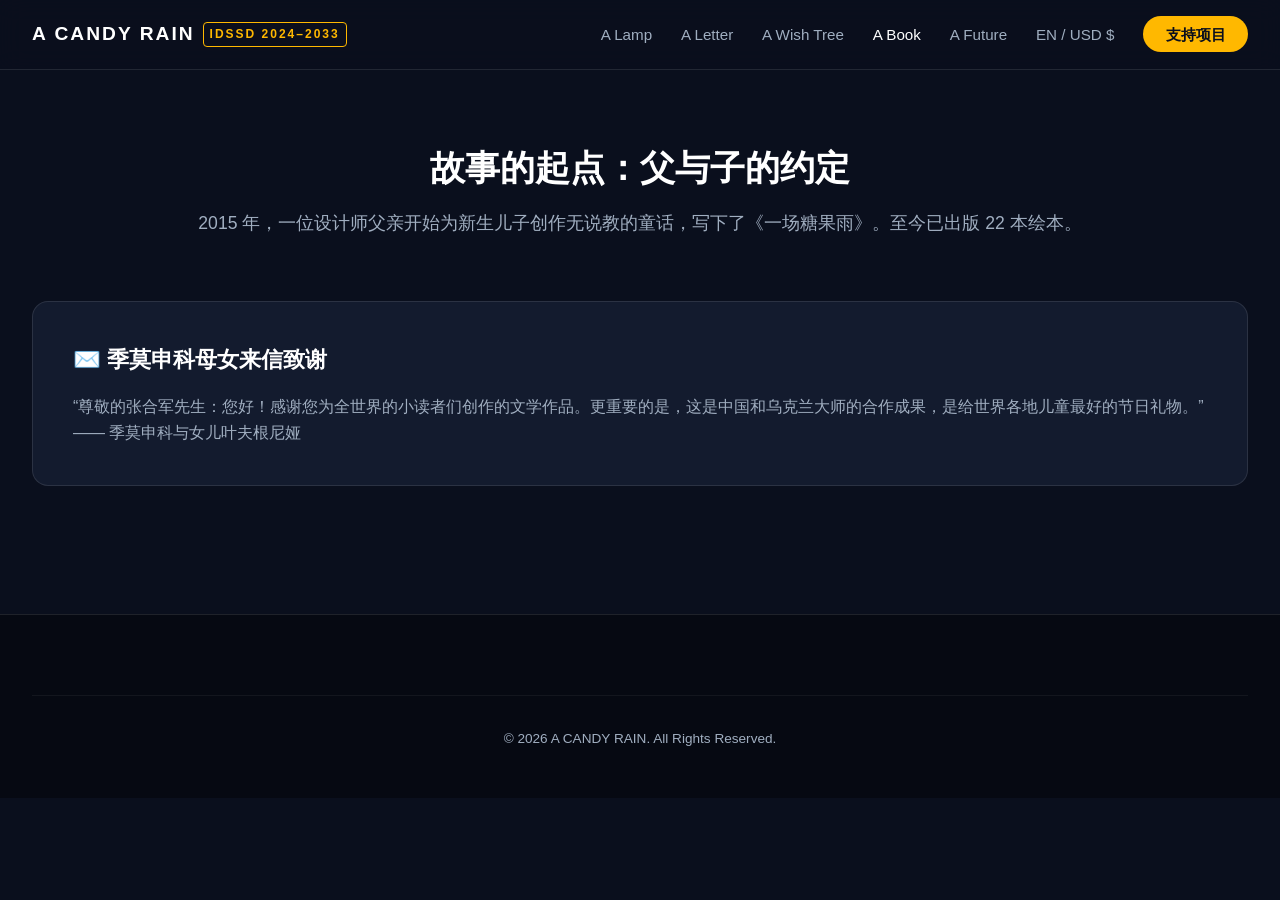
<file: zh/book.html>
<!DOCTYPE html>
<html lang="zh-CN">
<head>
    <meta charset="UTF-8">
    <meta name="viewport" content="width=device-width, initial-scale=1.0">
    <title>A Book · 绘本源起 | A CANDY RAIN</title>
    <link rel="stylesheet" href="../assets/css/style.css">
</head>
<body>
    <header>
        <div class="nav-container">
            <a href="index.html" class="brand-logo">A CANDY RAIN <span>IDSSD 2024–2033</span></a>
            <nav>
                <ul>
                    <li><a href="lamp.html">A Lamp</a></li>
                    <li><a href="letter.html">A Letter</a></li>
                    <li><a href="wish-tree.html">A Wish Tree</a></li>
                    <li><a href="book.html" class="active">A Book</a></li>
                    <li><a href="future.html">A Future</a></li>
                    <li><a href="../en/index.html">EN / USD $</a></li>
                    <li><a href="donate.html" class="nav-donate-btn">支持项目</a></li>
                </ul>
            </nav>
        </div>
    </header>

    <section class="section" style="padding-top: 140px;">
        <div class="section-header">
            <h2>故事的起点：父与子的约定</h2>
            <p>2015 年，一位设计师父亲开始为新生儿子创作无说教的童话，写下了《一场糖果雨》。至今已出版 22 本绘本。</p>
        </div>

        <div class="card" style="margin-bottom: 2rem;">
            <h3>✉️ 季莫申科母女来信致谢</h3>
            <blockquote style="color: var(--text-gray); margin-top: 1rem;">
                “尊敬的张合军先生：您好！感谢您为全世界的小读者们创作的文学作品。更重要的是，这是中国和乌克兰大师的合作成果，是给世界各地儿童最好的节日礼物。” —— 季莫申科与女儿叶夫根尼娅
            </blockquote>
        </div>
    </section>

    <footer>
        <div class="footer-bottom">&copy; 2026 A CANDY RAIN. All Rights Reserved.</div>
    </footer>
</body>
</html>
</file>
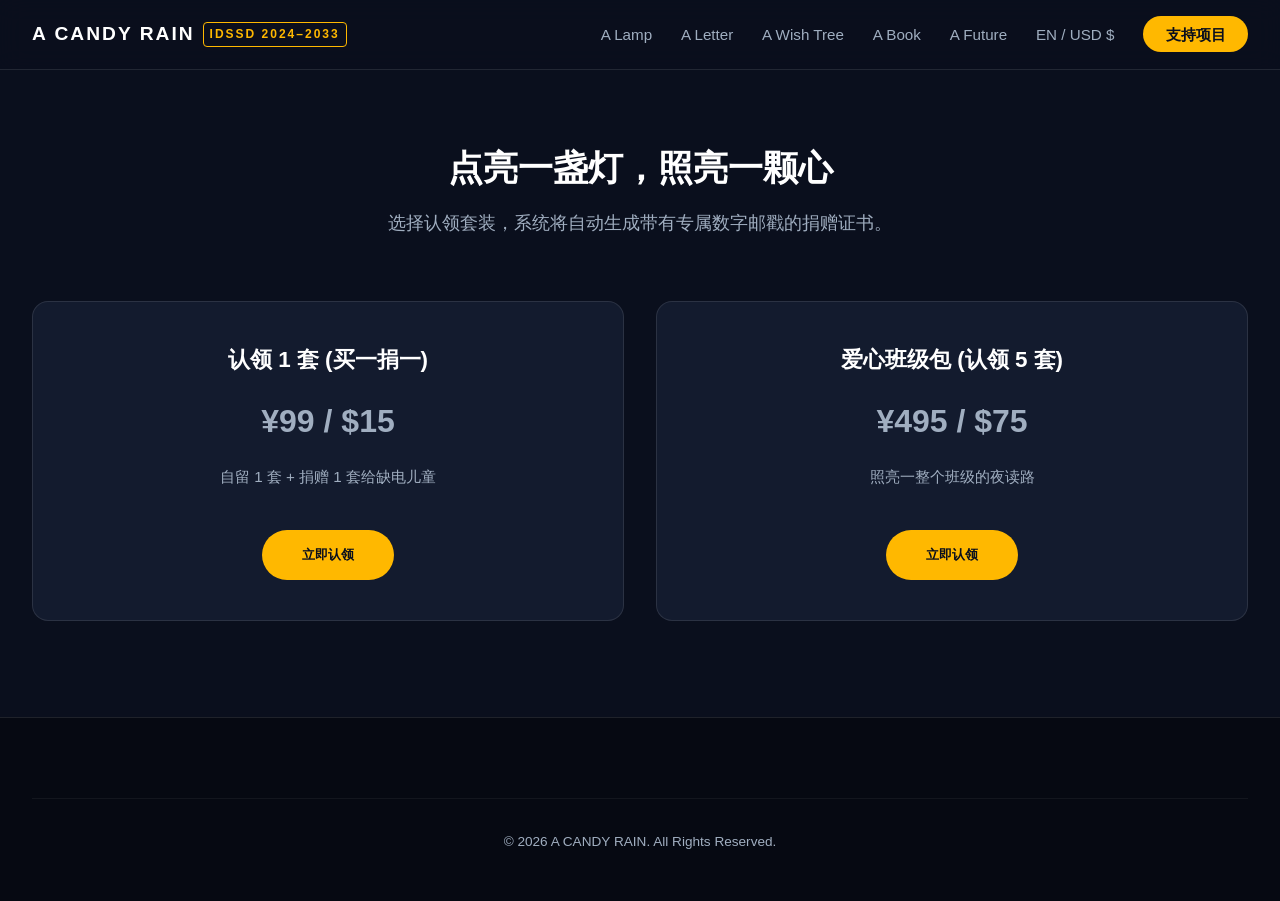
<file: zh/donate.html>
<!DOCTYPE html>
<html lang="zh-CN">
<head>
    <meta charset="UTF-8">
    <meta name="viewport" content="width=device-width, initial-scale=1.0">
    <title>Donate · 支持项目 | A CANDY RAIN</title>
    <link rel="stylesheet" href="../assets/css/style.css">
</head>
<body>
    <header>
        <div class="nav-container">
            <a href="index.html" class="brand-logo">A CANDY RAIN <span>IDSSD 2024–2033</span></a>
            <nav>
                <ul>
                    <li><a href="lamp.html">A Lamp</a></li>
                    <li><a href="letter.html">A Letter</a></li>
                    <li><a href="wish-tree.html">A Wish Tree</a></li>
                    <li><a href="book.html">A Book</a></li>
                    <li><a href="future.html">A Future</a></li>
                    <li><a href="../en/index.html">EN / USD $</a></li>
                    <li><a href="donate.html" class="nav-donate-btn active">支持项目</a></li>
                </ul>
            </nav>
        </div>
    </header>

    <section class="section" style="padding-top: 140px;">
        <div class="section-header">
            <h2>点亮一盏灯，照亮一颗心</h2>
            <p>选择认领套装，系统将自动生成带有专属数字邮戳的捐赠证书。</p>
        </div>

        <div class="cards-grid">
            <div class="card" style="text-align: center;">
                <h3>认领 1 套 (买一捐一)</h3>
                <p class="stat-number" style="font-size: 2rem; margin: 1rem 0;">¥99 / $15</p>
                <p>自留 1 套 + 捐赠 1 套给缺电儿童</p>
                <button class="btn-primary" style="border:none; cursor:pointer; margin-top:1rem;" onclick="alert('进入支付页面流程')">立即认领</button>
            </div>
            <div class="card" style="text-align: center;">
                <h3>爱心班级包 (认领 5 套)</h3>
                <p class="stat-number" style="font-size: 2rem; margin: 1rem 0;">¥495 / $75</p>
                <p>照亮一整个班级的夜读路</p>
                <button class="btn-primary" style="border:none; cursor:pointer; margin-top:1rem;" onclick="alert('进入支付页面流程')">立即认领</button>
            </div>
        </div>
    </section>

    <footer>
        <div class="footer-bottom">&copy; 2026 A CANDY RAIN. All Rights Reserved.</div>
    </footer>
</body>
</html>
</file>
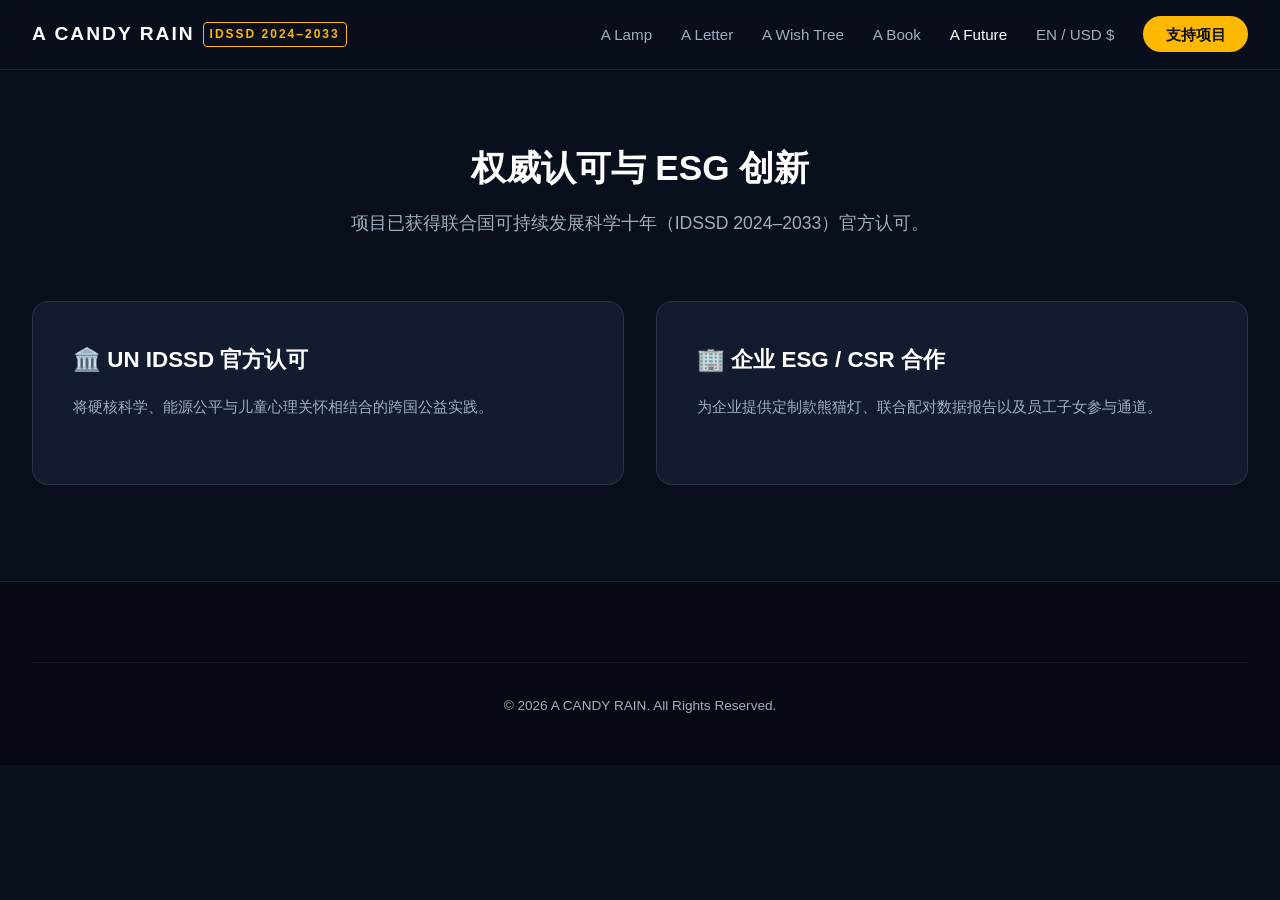
<file: zh/future.html>
<!DOCTYPE html>
<html lang="zh-CN">
<head>
    <meta charset="UTF-8">
    <meta name="viewport" content="width=device-width, initial-scale=1.0">
    <title>A Future · 认可与未来 | A CANDY RAIN</title>
    <link rel="stylesheet" href="../assets/css/style.css">
</head>
<body>
    <header>
        <div class="nav-container">
            <a href="index.html" class="brand-logo">A CANDY RAIN <span>IDSSD 2024–2033</span></a>
            <nav>
                <ul>
                    <li><a href="lamp.html">A Lamp</a></li>
                    <li><a href="letter.html">A Letter</a></li>
                    <li><a href="wish-tree.html">A Wish Tree</a></li>
                    <li><a href="book.html">A Book</a></li>
                    <li><a href="future.html" class="active">A Future</a></li>
                    <li><a href="../en/index.html">EN / USD $</a></li>
                    <li><a href="donate.html" class="nav-donate-btn">支持项目</a></li>
                </ul>
            </nav>
        </div>
    </header>

    <section class="section" style="padding-top: 140px;">
        <div class="section-header">
            <h2>权威认可与 ESG 创新</h2>
            <p>项目已获得联合国可持续发展科学十年（IDSSD 2024–2033）官方认可。</p>
        </div>

        <div class="cards-grid">
            <div class="card">
                <h3>🏛️ UN IDSSD 官方认可</h3>
                <p>将硬核科学、能源公平与儿童心理关怀相结合的跨国公益实践。</p>
            </div>
            <div class="card">
                <h3>🏢 企业 ESG / CSR 合作</h3>
                <p>为企业提供定制款熊猫灯、联合配对数据报告以及员工子女参与通道。</p>
            </div>
        </div>
    </section>

    <footer>
        <div class="footer-bottom">&copy; 2026 A CANDY RAIN. All Rights Reserved.</div>
    </footer>
</body>
</html>
</file>
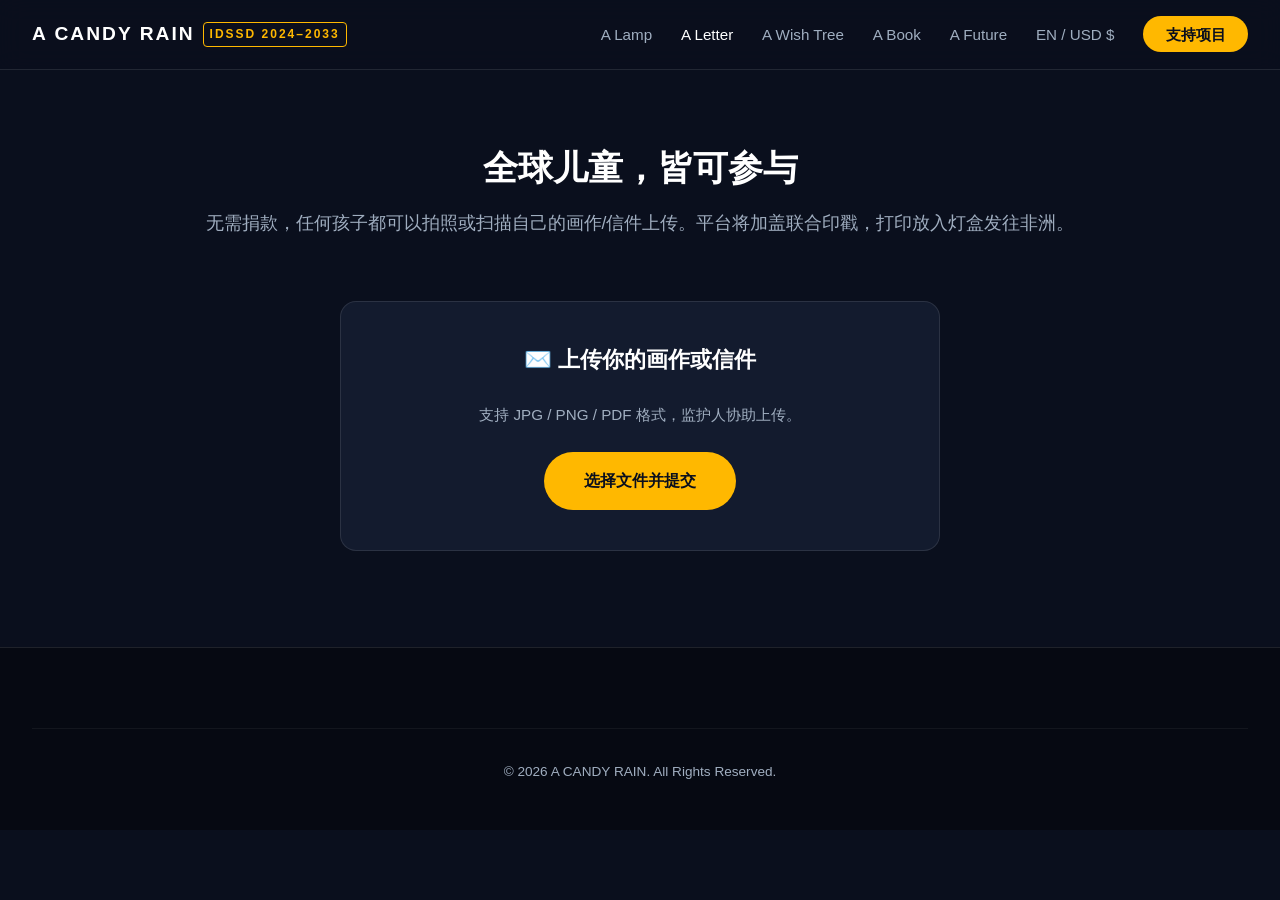
<file: zh/letter.html>
<!DOCTYPE html>
<html lang="zh-CN">
<head>
    <meta charset="UTF-8">
    <meta name="viewport" content="width=device-width, initial-scale=1.0">
    <title>A Letter · 跨越山海的信 | A CANDY RAIN</title>
    <link rel="stylesheet" href="../assets/css/style.css">
</head>
<body>
    <header>
        <div class="nav-container">
            <a href="index.html" class="brand-logo">A CANDY RAIN <span>IDSSD 2024–2033</span></a>
            <nav>
                <ul>
                    <li><a href="lamp.html">A Lamp</a></li>
                    <li><a href="letter.html" class="active">A Letter</a></li>
                    <li><a href="wish-tree.html">A Wish Tree</a></li>
                    <li><a href="book.html">A Book</a></li>
                    <li><a href="future.html">A Future</a></li>
                    <li><a href="../en/index.html">EN / USD $</a></li>
                    <li><a href="donate.html" class="nav-donate-btn">支持项目</a></li>
                </ul>
            </nav>
        </div>
    </header>

    <section class="section" style="padding-top: 140px;">
        <div class="section-header">
            <h2>全球儿童，皆可参与</h2>
            <p>无需捐款，任何孩子都可以拍照或扫描自己的画作/信件上传。平台将加盖联合印戳，打印放入灯盒发往非洲。</p>
        </div>
        <div class="card" style="max-width: 600px; margin: 0 auto; text-align: center;">
            <h3>✉️ 上传你的画作或信件</h3>
            <p style="margin: 1.5rem 0;">支持 JPG / PNG / PDF 格式，监护人协助上传。</p>
            <a href="#" class="btn-primary" onclick="alert('系统整理中，即将开放上传！')">选择文件并提交</a>
        </div>
    </section>

    <footer>
        <div class="footer-bottom">&copy; 2026 A CANDY RAIN. All Rights Reserved.</div>
    </footer>
</body>
</html>
</file>
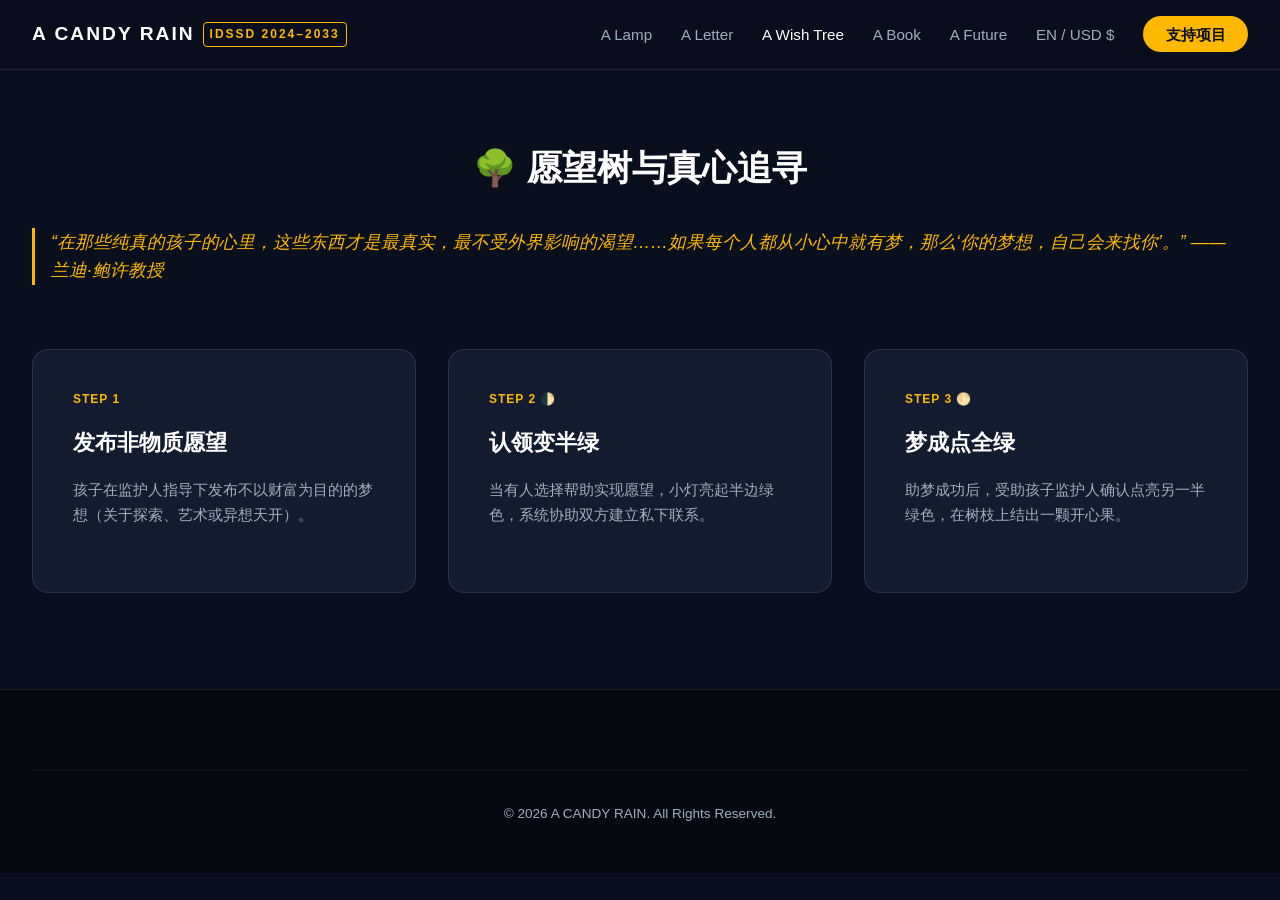
<file: zh/wish-tree.html>
<!DOCTYPE html>
<html lang="zh-CN">
<head>
    <meta charset="UTF-8">
    <meta name="viewport" content="width=device-width, initial-scale=1.0">
    <title>A Wish Tree · 愿望树 | A CANDY RAIN</title>
    <link rel="stylesheet" href="../assets/css/style.css">
</head>
<body>
    <header>
        <div class="nav-container">
            <a href="index.html" class="brand-logo">A CANDY RAIN <span>IDSSD 2024–2033</span></a>
            <nav>
                <ul>
                    <li><a href="lamp.html">A Lamp</a></li>
                    <li><a href="letter.html">A Letter</a></li>
                    <li><a href="wish-tree.html" class="active">A Wish Tree</a></li>
                    <li><a href="book.html">A Book</a></li>
                    <li><a href="future.html">A Future</a></li>
                    <li><a href="../en/index.html">EN / USD $</a></li>
                    <li><a href="donate.html" class="nav-donate-btn">支持项目</a></li>
                </ul>
            </nav>
        </div>
    </header>

    <section class="section" style="padding-top: 140px;">
        <div class="section-header">
            <h2>🌳 愿望树与真心追寻</h2>
            <blockquote style="color: var(--primary-gold); font-style: italic; margin: 2rem 0; font-size: 1.1rem; border-left: 3px solid var(--primary-gold); padding-left: 1rem; text-align: left;">
                “在那些纯真的孩子的心里，这些东西才是最真实，最不受外界影响的渴望……如果每个人都从小心中就有梦，那么‘你的梦想，自己会来找你’。” —— 兰迪·鲍许教授
            </blockquote>
        </div>

        <div class="cards-grid">
            <div class="card">
                <div class="card-badge">STEP 1</div>
                <h3>发布非物质愿望</h3>
                <p>孩子在监护人指导下发布不以财富为目的的梦想（关于探索、艺术或异想天开）。</p>
            </div>
            <div class="card">
                <div class="card-badge">STEP 2 🌓</div>
                <h3>认领变半绿</h3>
                <p>当有人选择帮助实现愿望，小灯亮起半边绿色，系统协助双方建立私下联系。</p>
            </div>
            <div class="card">
                <div class="card-badge">STEP 3 🌕</div>
                <h3>梦成点全绿</h3>
                <p>助梦成功后，受助孩子监护人确认点亮另一半绿色，在树枝上结出一颗开心果。</p>
            </div>
        </div>
    </section>

    <footer>
        <div class="footer-bottom">&copy; 2026 A CANDY RAIN. All Rights Reserved.</div>
    </footer>
</body>
</html>
</file>
<file: assets/css/style.css>
/* ==========================================================================
   A CANDY RAIN - Visual System
   ========================================================================== */

:root {
    --bg-dark: #0A0F1D;
    --bg-card: #131B2E;
    --primary-gold: #FFB800;
    --primary-hover: #E0A200;
    --text-white: #FFFFFF;
    --text-gray: #A0AEC0;
    --border-color: rgba(255, 255, 255, 0.1);
    --font-main: -apple-system, BlinkMacSystemFont, "Segoe UI", Roboto, sans-serif;
}

* { margin: 0; padding: 0; box-sizing: border-box; }

body {
    font-family: var(--font-main);
    background-color: var(--bg-dark);
    color: var(--text-white);
    line-height: 1.6;
}

/* 全局图片安全限制 - 彻底防止图片撑爆屏幕 */
img {
    max-width: 100%;
    height: auto;
    display: block;
}

/* 顶部导航栏 */
header {
    position: fixed;
    top: 0; left: 0; width: 100%;
    z-index: 1000;
    background: rgba(10, 15, 29, 0.9);
    backdrop-filter: blur(12px);
    border-bottom: 1px solid var(--border-color);
}

.nav-container {
    max-width: 1280px;
    margin: 0 auto;
    padding: 1.2rem 2rem;
    display: flex;
    justify-content: space-between;
    align-items: center;
}

.brand-logo {
    font-size: 1.2rem;
    font-weight: 800;
    letter-spacing: 2px;
    color: var(--text-white);
    text-decoration: none;
    display: flex;
    align-items: center;
}

.brand-logo span {
    font-size: 0.75rem;
    color: var(--primary-gold);
    border: 1px solid var(--primary-gold);
    padding: 2px 6px;
    margin-left: 8px;
    border-radius: 4px;
}

nav ul { display: flex; list-style: none; gap: 1.8rem; align-items: center; }
nav a { color: var(--text-gray); text-decoration: none; font-size: 0.95rem; font-weight: 500; transition: color 0.3s; }
nav a:hover, nav a.active { color: var(--text-white); }

.nav-donate-btn {
    background: var(--primary-gold);
    color: var(--bg-dark) !important;
    padding: 0.6rem 1.4rem;
    border-radius: 50px;
    font-weight: 700 !important;
}

/* Hero 全屏沉浸区 */
.hero {
    min-height: 100vh;
    padding: 140px 2rem 80px;
    display: flex;
    align-items: center;
    justify-content: center;
    text-align: center;
    background: linear-gradient(180deg, rgba(10,15,29,0.5) 0%, var(--bg-dark) 100%),
                url('../images/hero-bg.jpg') center/cover no-repeat;
}

.hero-content { max-width: 850px; }
.hero-tag { color: var(--primary-gold); font-size: 0.85rem; font-weight: 700; letter-spacing: 3px; margin-bottom: 1.5rem; }
.hero h1 { font-size: 3.5rem; font-weight: 800; line-height: 1.2; margin-bottom: 1.5rem; }
.hero p { font-size: 1.2rem; color: var(--text-gray); margin-bottom: 2.5rem; }

.hero-btns { display: flex; gap: 1.5rem; justify-content: center; }

.btn-primary {
    background: var(--primary-gold); color: var(--bg-dark);
    padding: 1rem 2.5rem; border-radius: 50px; font-weight: 700; text-decoration: none;
    display: inline-block; transition: transform 0.2s;
}
.btn-primary:hover { transform: translateY(-2px); }

.btn-outline {
    border: 1px solid var(--border-color); color: var(--text-white);
    padding: 1rem 2.5rem; border-radius: 50px; font-weight: 600; text-decoration: none;
    display: inline-block; transition: background 0.3s;
}
.btn-outline:hover { background: rgba(255,255,255,0.05); }

/* 数据看板 */
.stats-section { background: var(--bg-card); border-top: 1px solid var(--border-color); border-bottom: 1px solid var(--border-color); padding: 3rem 2rem; }
.stats-grid { max-width: 1280px; margin: 0 auto; display: grid; grid-template-columns: repeat(auto-fit, minmax(200px, 1fr)); gap: 2rem; text-align: center; }
.stat-number { font-size: 3rem; font-weight: 800; color: var(--primary-gold); }
.stat-label { color: var(--text-gray); font-size: 0.9rem; margin-top: 0.5rem; }

/* 通用 Section */
.section { max-width: 1280px; margin: 0 auto; padding: 6rem 2rem; }
.section-header { text-align: center; margin-bottom: 4rem; }
.section-header h2 { font-size: 2.2rem; font-weight: 800; margin-bottom: 0.8rem; }
.section-header p { color: var(--text-gray); font-size: 1.1rem; }

/* 卡片系统 */
.cards-grid { display: grid; grid-template-columns: repeat(auto-fit, minmax(300px, 1fr)); gap: 2rem; }
.card { background: var(--bg-card); border: 1px solid var(--border-color); border-radius: 16px; padding: 2.5rem; position: relative; }
.card-badge { font-size: 0.75rem; color: var(--primary-gold); font-weight: 700; letter-spacing: 1px; margin-bottom: 1rem; }
.card h3 { font-size: 1.4rem; margin-bottom: 1rem; color: var(--text-white); }
.card p { color: var(--text-gray); font-size: 0.95rem; line-height: 1.7; margin-bottom: 1.5rem; }
.card-link { color: var(--primary-gold); text-decoration: none; font-weight: 700; }

/* 浪漫时间线 */
.story-highlight-section { background: var(--bg-card); padding: 6rem 2rem; border-top: 1px solid var(--border-color); border-bottom: 1px solid var(--border-color); }
.story-container { max-width: 900px; margin: 0 auto; text-align: center; }
.timeline-mini { display: grid; grid-template-columns: repeat(auto-fit, minmax(180px, 1fr)); gap: 1.5rem; margin: 3rem 0; text-align: left; }
.timeline-item { background: rgba(255,255,255,0.03); padding: 1.5rem; border-radius: 12px; border-left: 3px solid var(--primary-gold); }
.timeline-item .year { font-size: 1.2rem; font-weight: 800; color: var(--primary-gold); margin-bottom: 0.5rem; display: block; }
.timeline-item p { color: var(--text-gray); font-size: 0.85rem; }

/* 合作伙伴 */
.partners-section { padding: 4rem 2rem; text-align: center; }
.partners-grid { display: flex; justify-content: center; gap: 3rem; flex-wrap: wrap; margin-top: 1.5rem; color: var(--text-gray); font-weight: 600; }

/* 页脚 */
footer { border-top: 1px solid var(--border-color); padding: 3rem 2rem; background: #060912; }
.footer-container { max-width: 1280px; margin: 0 auto; display: flex; justify-content: space-between; flex-wrap: wrap; gap: 2rem; }
.footer-bottom { max-width: 1280px; margin: 2rem auto 0; padding-top: 2rem; border-top: 1px solid rgba(255,255,255,0.05); text-align: center; color: var(--text-gray); font-size: 0.85rem; }
</file>
